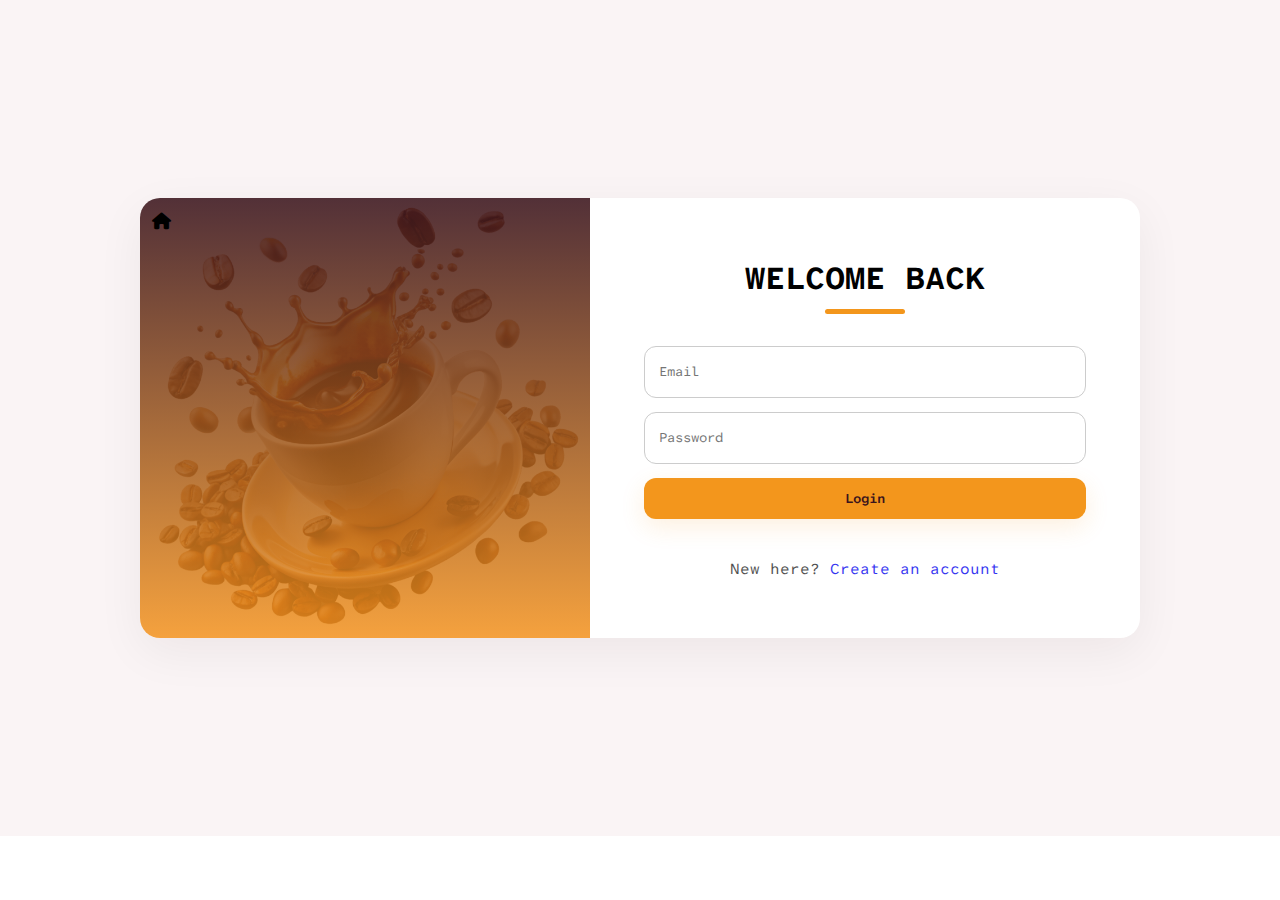
<file: login.html>
<!DOCTYPE html>
<html lang="en">
<head>
    <meta charset="UTF-8">
    <meta name="viewport" content="width=device-width, initial-scale=1.0">
    <title>Login / Sign Up - Bean Whisper</title>
    <link rel="stylesheet" href="https://cdnjs.cloudflare.com/ajax/libs/font-awesome/6.6.0/css/all.min.css">
    <link rel="stylesheet" href="style.css">
</head>
<body class="auth-page">
    <main>
        <section class="auth-section">
            <div class="section-content">
                <div class="auth-card" style="position:relative;">
                    <a href="index.html" class="auth-home" aria-label="Home" title="Home" style="position:absolute;top:12px;left:12px;color:var(--text);text-decoration:none;font-size:1.05rem;">
                      <i class="fa-solid fa-house"></i>
                    </a>
                    <div class="auth-visual" aria-hidden="true"></div>
                    <div class="auth-content">
                        <h2 class="section-title">Welcome back</h2>

                        <div class="auth-forms">
                            <form id="login-form" class="contact-form" aria-label="Login form" method="post" action="#">
                                <input name="email" id="login-email" type="email" class="form-input" required placeholder="Email">
                                <input name="password" id="login-password" type="password" class="form-input" required placeholder="Password">
                                <button id="login-submit" type="submit" class="submit-button">Login</button>
                                <div id="login-message" class="form-message" role="status" aria-live="polite"></div>
                                <p class="auth-note">New here? <a href="signup.html" target="_blank" rel="noopener noreferrer">Create an account</a></p>
                            </form>
                        </div>

                    </div>
                </div>
            </div>
        </section>
    </main>

  

    <script src="script.js"></script>
</body>
</html>
</file>
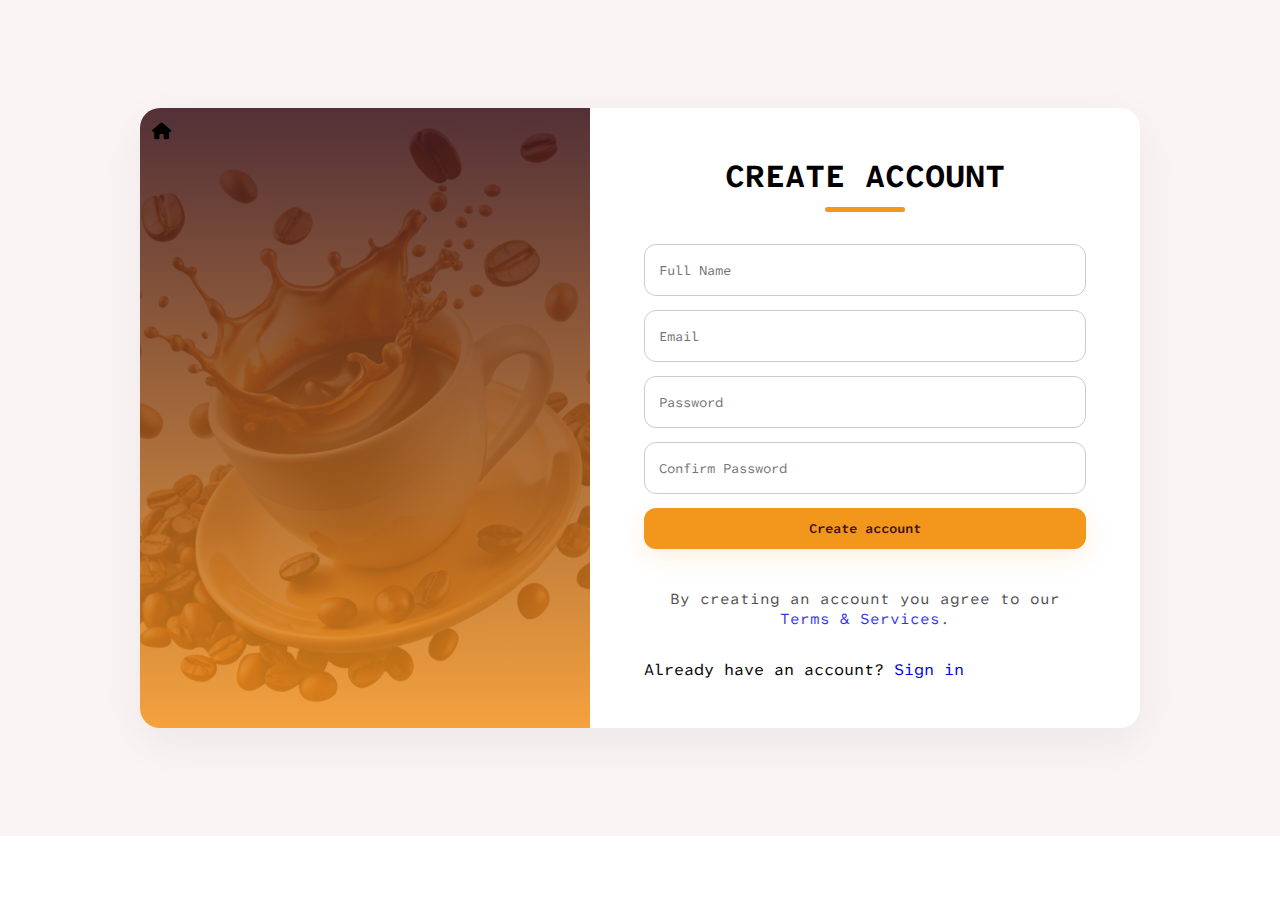
<file: signup.html>
<!DOCTYPE html>
<html lang="en">
<head>
  <meta charset="UTF-8" />
  <meta name="viewport" content="width=device-width, initial-scale=1.0" />
  <title>Sign Up - Bean Whisper</title>
  <link rel="stylesheet" href="https://cdnjs.cloudflare.com/ajax/libs/font-awesome/6.6.0/css/all.min.css">
  <link rel="stylesheet" href="style.css">
</head>
<body class="auth-page">
  <main>
    <section class="auth-section">
      <div class="section-content">  
        <div class="auth-card" style="position:relative;">
          <a href="index.html" class="auth-home" aria-label="Home" title="Home" style="position:absolute;top:12px;left:12px;color:var(--text);text-decoration:none;font-size:1.05rem;">
            <i class="fa-solid fa-house"></i>
          </a>
          <div class="auth-visual" aria-hidden="true"></div>
          <div class="auth-content">
            <h2 class="section-title">Create Account</h2>

            <div class="auth-forms">
              <form id="signup-form" class="contact-form" aria-label="Sign up form" method="post" action="#">
                <input name="fullname" id="signup-fullname" type="text" class="form-input" required placeholder="Full Name">
                <input name="email" id="signup-email" type="email" class="form-input" required placeholder="Email">
                <input name="password" id="signup-password" type="password" class="form-input" required placeholder="Password">
                <input name="confirmPassword" id="signup-confirm" type="password" class="form-input" required placeholder="Confirm Password">
                <button id="signup-submit" type="submit" class="submit-button">Create account</button>
                <div id="signup-message" class="form-message" role="status" aria-live="polite"></div>
                <p class="auth-note">By creating an account you agree to our <a href="#">Terms & Services</a>.</p>
              </form>
            </div>

            <p style="margin-top:12px;">Already have an account? <a href="login.html" target="_blank" rel="noopener noreferrer">Sign in</a></p>
          </div>
        </div>
      </div>
    </section>
  </main>

 
  <script src="script.js"></script>
</body>
</html>
</file>
<file: style.css>
@import url('https://fonts.googleapis.com/css2?family=Atkinson+Hyperlegible+Mono:ital,wght@0,200..800;1,200..800&family=Miniver&display=swap');

*{
    margin: 0;
    padding: 0;
    box-sizing: border-box;
    font-family: 'Atkinson Hyperlegible Mono', monospace;
}

:root{
    --white-color: #ffffff;
    --dark-color: #252525;
    --primary-color: #3b141c;
    --secondary-color: #f3961c;
    --light-pink-color: #faf4f5;
    --medium-gray-color: #ccc ;

    --font-size-s: 0.9rem;
    --font-size-n: 1rem;
    --font-size-m: 1.12rem;
    --font-size-l: 1.5rem;
    --font-size-xl: 2rem;
    --font-size-xxl: 2.3rem;

    --border-radius-s: 8px;
    --border-radius-m: 30px;
    --border-radius-circle: 50%;

    --font-weight-normal: 400;
    --font-weight-medium: 500;
    --font-weight-semi-bold: 600; 
    --font-weight-bold: 700; 

    --site-max-width: 1300px;
}

html{
    scroll-behavior: smooth;
}
ul{
    list-style: none;
}

a{
    text-decoration: none;
}

button{
    cursor: pointer;
    border: none;
    outline: none;
}

img{
    width: 100%;
}

.section-content{
    max-width: var(--site-max-width);
    margin: 0 auto;
    padding: 0 20px;
}

.section-title{
    text-align: center;
    padding: 60px 0 100px;
    text-transform: uppercase;
    font-size: var(--font-size-xl);
}

.section-title::after{
    content: "";
    display: block;
    width: 80px;
    height: 5px;
    margin: 10px auto 0;
    background: var(--secondary-color);
    border-radius: var(--border-radius-s);
}

/* Navbar Styling */
header{
    position: fixed;
    width: 100%;
    z-index: 5;
    background:var(--primary-color) ;
}

header .navbar{
    display: flex;
    padding: 20px;
    align-items: center;
    justify-content: space-between;
}
    
.navbar .nav-logo .logo-text{
    color: var(--white-color);
    font-size: var(--font-size-xl);
    font-weight:var(--font-weight-semi-bold) ;
}

.navbar .nav-menu{
    display: flex;
    gap: 10px;
}
.navbar .nav-menu .nav-link{
    padding: 10px 18px;
    color: var(--white-color);
    font-size: var(--font-size-m);
   
    border-radius: var(--border-radius-m);
    transition: 0.3s ease;
    -webkit-transition: 0.3s ease;
    -moz-transition: 0.3s ease;
    -ms-transition: 0.3s ease;
    -o-transition: 0.3s ease;
}

.navbar .nav-menu .nav-link:hover{ 
    color: var(--primary-color);
    background: var(--secondary-color);
}

 .navbar :where(#menu-close-button, #menu-open-button){
    display:none ;  
 }
  
/* Hero Section Styling */
.hero-section{
    min-height: 100vh;
    background: var(--primary-color);
}

.hero-section .section-content{
    display: flex;
    align-items: center;
    min-height: 100vh;
    color: var(--white-color);
    justify-content: space-between;
} 

.hero-section .hero-details .title{
    font-size: var(--font-size-xxl);
    color: var(--secondary-color);
    font-family: "Miniver", sans-serif;
}
.hero-section .hero-details .subtitle{
    margin: 8px;
    max-width: 70%;
    font-size: var(--font-size-xl);
    font-weight: var(--font-weight-semi-bold);
}  

.hero-section .hero-details .description{
    max-width: 70%;
    margin: 24px 0 40px;
    font-size: var(--font-size-m);
}

.hero-section .hero-details .buttons{
    display: flex;
    gap: 23px;
}
.hero-section .hero-details .button{
    padding:10px 26px ;
    border: 2px solid transparent;
    color: var(--primary-color);
    border-radius: var(--border-radius-m);
    background-color: var(--secondary-color);
    font-weight: var(--font-weight-medium);
    transition: 0.3 ease;
}    

.hero-section .hero-details .button:hover,
.hero-section .hero-details .contact-us{
    color: var(--white-color);
    border-color: var(--white-color);
    background: transparent;   
}

.hero-section .hero-details .contact-us:hover{
     color: var(--primary-color);
    border-color: var(--secondary-color);
    background: var(--secondary-color); 
}
.hero-section .hero-image-wrapper{
    max-width: 500px;
    margin-right:30px ;
}

.about-section{
    padding: 120px 0;
    background: var(--light-pink-color);   
}

.about-section .section-content{
    display: flex;
    gap: 50px;
    align-items: center;
    justify-content: space-between;
}

.about-section .about-image-wrapper .about-image{
    width: 400px;
    height: 400px;
    object-fit: cover;
    border-radius: var(--border-radius-circle);
}

.about-section .about-details .section-title{
    padding: 0;
    margin-bottom: 20px;
}

.about-section .about-details{
    max-width: 50%;
}
.about-section .about-details .text{
    line-height: 30px;
    margin: 50px 0 30px;
    text-align: center;
    font-size: var(--font-size-m);
}

.about-section .social-link-list{
    display: flex;
    gap: 25px;
    justify-content: center;
}

.about-section .social-link-list .social-link{
    font-size: var(--font-size-l);
    color: var(--primary-color);
    transition: 0.2s ease;
}

.about-section .social-link-list .social-link:hover{
    color: var(--secondary-color);
}

/*Menu Section Styling */

.menu-section{
    color: var(--white-color);
    background: var(--dark-color);
    padding: 50px 0 100px;
}
.menu-section .menu-list{
    display: flex;
    gap: 110px;
    flex-wrap: wrap;
    align-items: center;
    justify-content: space-between;
}

.menu-section .menu-list .menu-item {
    display: flex;
    align-items: center;
    text-align: center;
    flex-direction: column;
    justify-content: space-between;
    width: calc(100% / 3 - 110px);
}
.menu-section .menu-list .menu-item .menu-image{
    max-width: 83%;
    aspect-ratio: 1;
    margin-bottom: 15px;
    object-fit: contain;
}

.menu-section .menu-list .menu-item  .name{
    margin:12px 0 ;
    font-size: var(--font-size-l);
    font-weight: var(--font-weight-semi-bold);
}

.menu-section .menu-list .menu-item .text{
    font-size: var(--font-size-m);
}

/*Testimonial Section Styling */
.testimonial-section{
    padding: 50px 0 100px ;
    background: var(--light-pink-color);
}

.testimonials-section .slider-wrapper{
    overflow: hidden;
    margin: 0 60px 50px;
}
.testimonials-section .testimonial{
    display: flex;
    padding: 35px;
    text-align: center;
    flex-direction: column;
    align-items: center;
}

.testimonials-section .testimonial .user-image{
    width: 180px;
    height: 180px;
    object-fit: cover;
    border-radius: var(--border-radius-circle);
    margin-bottom: 50px;
}

.testimonials-section .testimonial .name{
    font-size: var(--font-size-m);
    margin-bottom: 16px;
}

.testimonials-section .testimonial .feedback{
    line-height: 25px;
}

.testimonials-section .swiper-pagination-bullet{
    background: var(--secondary-color);
    width: 15px;
    height: 15px;
    opacity: 1;
}

.testimonials-section .swiper-slide-button{
    margin-top: -50px;
    color: var(--secondary-color);
    transition: 0.3s ease;
    -webkit-transition: 0.3s ease;
    -moz-transition: 0.3s ease;
    -ms-transition: 0.3s ease;
    -o-transition: 0.3s ease;
}

.testimonials-section .swiper-slide-button:hover{
    color: var(--primary-color);
}

/*Gallery Section Styling */
.gallery-section{
    padding: 50px 0 100px ;
}

.gallery-section .gallery-list{
    display: flex;
    gap: 32px;
    flex-wrap: wrap;
}

.gallery-section .gallery-list .gallery-item{
    overflow: hidden;
    border-radius: var(--border-radius-s);
    width: calc(100% / 3 - 32px);
    -webkit-border-radius: var(--border-radius-s);
    -moz-border-radius: var(--border-radius-s);
    -ms-border-radius: var(--border-radius-s);
    -o-border-radius: var(--border-radius-s);
}

.gallery-section .gallery-item .gallery-image{
    width: 100%;
    height: 100%;
    cursor: zoom-in;
    transition: 0.3s ease;
    -webkit-transition: 0.3s ease;
    -moz-transition: 0.3s ease;
    -ms-transition: 0.3s ease;
    -o-transition: 0.3s ease;
}

.gallery-section .gallery-item:hover .gallery-image{
    transform: scale(1.3);
    -webkit-transform: scale(1.3);
    -moz-transform: scale(1.3);
    -ms-transform: scale(1.3);
    -o-transform: scale(1.3);
}

/*Contact Section Styling */
.contact-section{
    padding: 50px 0 100px ;
    background: var(--light-pink-color);
}
.contact-section .section-content{
   display: flex;
    gap: 48px;
    align-items: flex-start;
    justify-content: space-between;
}
.contact-section .contact-info-list .contact-info{
    display: flex;
    align-items: center;
    gap: 20px;
    margin: 20px 0 ;
}

.contact-section .contact-info-list .contact-info i {
    font-size: var(--font-size-m);
}

.contact-section .contact-form .form-input{
    width: 100%;
    height: 50px;
    padding: 0 12px;
    outline: none;
    margin-bottom: 16px;
    background: var(--white-color);
    border-radius: var(--border-radius-s);
    border: 1px solid var(--medium-gray-color);
    -webkit-border-radius: var(--border-radius-s);
    -moz-border-radius: var(--border-radius-s);
    -ms-border-radius: var(--border-radius-s);
    -o-border-radius: var(--border-radius-s);
}

.contact-section .contact-form{
    max-width: 600px;
    width: 100%;
}
.contact-section .contact-form .form-input:focus{
    border-color: var(--secondary-color);
}
.contact-section .contact-form textarea.form-input{
    height: 100px;
    padding:12px ;
    resize: vertical;
}

.contact-section .contact-form .submit-button{
    padding: 12px 26px;
    border: none;
    background: var(--primary-color);
    color: var(--white-color);
    font-size: var(--font-size-m);
    border-radius: var(--border-radius-s);
    cursor: pointer;
    transition: 0.3s ease;
    -webkit-transition: 0.3s ease;
    -moz-transition: 0.3s ease;
    -ms-transition: 0.3s ease;
    -o-transition: 0.3s ease;
}

.contact-section .contact-form .submit-button:hover{
    color: var(--primary-color);
    background: transparent;
    border: 1px solid var(--primary-color);
}

/*Footer Styling */
.footer-section{
    padding: 20px 0;
    background: var(--dark-color);
}

.footer-section .section-content{
    display: flex;
    align-items: center;
    justify-content: space-between;
}

.footer-section :where(.copyright-text, .social-link, .policy-link){
    color: var(--white-color); 
    transition: 0.2s ease;
}

.footer-section .social-link-list{
    display: flex;
    gap: 25px;
}

.footer-section .social-link-list .social-link{
    font-size: var(--font-size-l);
}   

.footer-section .social-link-list .social-link:hover, 
.footer-section .policy-text .policy-link:hover{
    color: var(--secondary-color);
}

.footer-section .policy-text .seperator{
    margin: 0 5px;
   color: var(--white-color);
}


/* Responsive Styling for max width 1024px*/
@media screen and (max-width: 1024px){

    .menu-section .menu-list{
        gap: 60px;
    }
    .menu-section .menu-list .menu-item{
        width: calc(100% / 3 - 60px);
    }   
}

/* Responsive Styling for max width 900px*/
@media screen and (max-width: 900px){
    :root{
         --font-size-m: 1rem;
        --font-size-l: 1.3rem;
        --font-size-xl: 1.5rem;
        --font-size-xxl: 1.8rem;
    }

    body.show-mobile-menu header::before{
        content: "";
        position: fixed;
        left: 0;
        top: 0;
        width: 100%;
        height: 100%;
        backdrop-filter: blur(5px);
        background: rgba(0, 0, 0, 0.2);
        
    }

    .navbar :where(#menu-close-button, #menu-open-button){
        display: block;
        font-size: var(--font-size-l);
    }

    .navbar #menu-close-button{
        position: absolute;
        right: 30px;
        top: 30px;
    }

    .navbar #menu-open-button{
        color: var(--white-color);
        background: var(--primary-color);
        position: relative;
        z-index: 9999;
    }

    .navbar .nav-menu{
        display: block;
        position: fixed;
        left: -300px;
        top: 0;
        width: 300px;
        height: 100%;
        display:flex;
        flex-direction: column;
        align-items: center;
        padding-top: 100px;
        background: var(--white-color);
        transition: left 0.2s ease;
        -webkit-transition: left 0.2s ease;
        -moz-transition: left 0.2s ease;
        -ms-transition: left 0.2s ease;
        -o-transition: left 0.2s ease;
} 
    
    body.show-mobile-menu .navbar .nav-menu{
        left: 0;
    }
    .navbar .nav-menu .nav-link{
        color: var(--dark-color);
        display: block;
        margin-top: 17px;
        font-size: var(--font-size-l);

    }

    .hero-section .section-content{
        gap: 50px;text-align: center;
        text-align: center;
        padding: 30px 20px 20px;
        flex-direction: column-reverse;
        justify-content: center;
    }

    .hero-section .hero-details :is(.subtitle, .description), .about-section .about-details,.contact-section .contact-form{
        max-width: 100%;
    }

    .hero-section .hero-details .buttons{
        justify-content: center;
    }

    .hero-section .hero-image-wrapper{
        max-width: 270px;
        margin-right: 0;
    }

    .about-section .section-content{
        gap: 70px;
        flex-direction: column-reverse;
    }

    .about-section .about-image-wrapper .about-image{
        width: 100%;
        height: 100%;
        max-width: 250px;
        aspect-ratio: 1;
    }

    .menu-section .menu-list{
        gap: 30px;
    }
    .menu-section .menu-list .menu-item{
        width: calc(100% / 2 - 30px);
    }   

    .menu-section .menu-list .menu-item .menu-image{
        max-width: 200px;
    }

    .gallery-section .gallery-list{
        gap: 30px;
    }
    .gallery-section .gallery-list .gallery-item{
        width: calc(100% / 2 - 30px);
    }

    .contact-section .section-content{
        align-items: center;
        flex-direction: column-reverse;
    }

     .footer-section .section-content{
        flex-direction: column;
        gap: 20px;
        text-align: center;
     }    
}

@media screen and (max-width: 640px){
    .menu-section .menu-list{
        gap: 60px;
    }

   .menu-section .menu-list .menu-item,
   .gallery-section .gallery-list .gallery-item {
        width:100%;
    }  
   
    .testimonials-section .slider-wrapper{
        margin: 0 0 30px;
    }
    .testimonials-section .swiper-slide-button{
        display: none;
    }

    .footer-section .section-content{
        flex-direction: column;
        gap: 20px;
        text-align: center;
    }
}

/* Authentication (Login / Sign Up) - improved and aligned with site design 🔧 */
/* Center the auth card in the viewport and reduce top clutter */
.auth-section{
    padding: 40px 0;
    min-height: calc(100vh - 120px); /* keep card centered regardless of header */
    display: flex;
    align-items: center;
    justify-content: center;
    background: var(--light-pink-color);
}

.auth-section .section-content{
    width: 100%;
    display: flex;
    align-items: center;
    justify-content: center;
}

/* Card wrapper */
.auth-card{
    width: 100%;
    max-width: 1000px;
    margin: 0 20px;
    background: var(--white-color);
    border-radius: 20px;
    box-shadow: 0 14px 48px rgba(35, 24, 21, 0.06);
    overflow: hidden;
    display: flex;
    gap: 0;
    align-items: stretch;
}

/* Decorative side (uses existing hero image for cohesion) */
.auth-card .auth-visual{
    flex: 1 1 45%;
    background: linear-gradient(180deg, rgba(59,20,28,0.88), rgba(243,145,28,0.85)), url('images/coffee-hero-section.png') center/cover no-repeat;
    min-height: 440px;
    display: none; /* hidden on small screens */
}

/* Content area */
.auth-card .auth-content{
    flex: 1 1 55%;
    padding: 42px 44px;
    display: flex;
    flex-direction: column;
    gap: 18px;
    justify-content: center;
}

.auth-section .section-title{ padding: 0; margin-bottom: 8px; text-align: center; }

/* Tabs */
.auth-tabs{ display:flex; gap:0.6rem; margin-bottom:0.8rem; justify-content:center; }
.auth-tabs .tab{ padding:0.65rem 1rem; border-radius:10px; border:1px solid rgba(0,0,0,0.06); background:transparent; cursor:pointer; font-weight:var(--font-weight-medium); color:var(--dark-color); }
.auth-tabs .tab.active{ background:var(--secondary-color); color:var(--primary-color); border-color:var(--secondary-color); }

/* Forms */
.auth-forms{ width:100%; display:flex; justify-content:center; }
.auth-forms .contact-form{ max-width:520px; width:100%; margin: 6px 0 0 0; }

/* Inputs reuse but slightly updated for auth */
.auth-forms .form-input{
    width: 100%;
    height: 52px;
    padding: 0 14px;
    margin-bottom: 14px;
    background: var(--white-color);
    border-radius: 12px;
    border: 1px solid var(--medium-gray-color);
    transition: border-color 0.18s ease, box-shadow 0.18s ease;
}

.auth-forms .form-input:focus{
    border-color: var(--secondary-color);
    box-shadow: 0 6px 18px rgba(243,149,28,0.12);
    outline: none;
}

/* Submit button variation */
.auth-forms .submit-button{
    width: 100%;
    padding: 12px 18px;
    background: var(--secondary-color);
    color: var(--primary-color);
    border-radius: 12px;
    font-weight: var(--font-weight-semi-bold);
    transition: transform 0.14s ease, box-shadow 0.14s ease;
    box-shadow: 0 8px 24px rgba(243,149,28,0.14);
}

.auth-forms .submit-button:hover{
    transform: translateY(-2px);
    box-shadow: 0 12px 32px rgba(243,149,28,0.18);
}

.auth-note{ font-size: 0.95rem; color: var(--dark-color); opacity: 0.8; margin-top: 6px; text-align:center; }

/* Layout for larger screens */
@media (min-width: 900px){
    .auth-card .auth-visual{ display:block; }
    .auth-card .auth-content{ padding: 48px 54px; }
    .auth-tabs{ justify-content:center; }
}

/* Mobile friendly adjustments */
@media (max-width: 899px){
    .auth-card{ flex-direction: column; border-radius: 12px; padding: 18px; }
    .auth-card .auth-visual{ display:none; }
    .auth-card .auth-content{ padding: 18px; }
    .auth-tabs{ justify-content:center; }
    .auth-forms .contact-form{ max-width: 100%; }
}

/* Small tweak to align with the footer spacing */
.auth-section + .footer-section{ margin-top: 20px; }

/* Inline message styles for auth forms */
.form-message{ margin-top: 12px; min-height: 22px; font-size: 0.95rem; color: var(--dark-color); opacity: 0.95; }
.form-message.error{ color: #b00020; }
.form-message.success{ color: #0b7a33; }
.form-message.info{ color: var(--primary-color); opacity: 0.9; }
/* Force true-centering for auth pages (accounts for fixed header) */
body.auth-page .auth-section{
    height: calc(100vh - 64px); /* 64px header height approximation */
    min-height: unset;
    padding: 0;
}

body.auth-page .section-content{
    height: 100%;
    display:flex;
    align-items:center;
    justify-content:center;
    padding: 0 20px;
}

body.auth-page .auth-card{
    margin: 0 auto;
}

@media (max-width: 899px){
    body.auth-page .auth-section{ height: auto; padding: 40px 0; }
    body.auth-page .section-content{ height: auto; }
}
</file>
